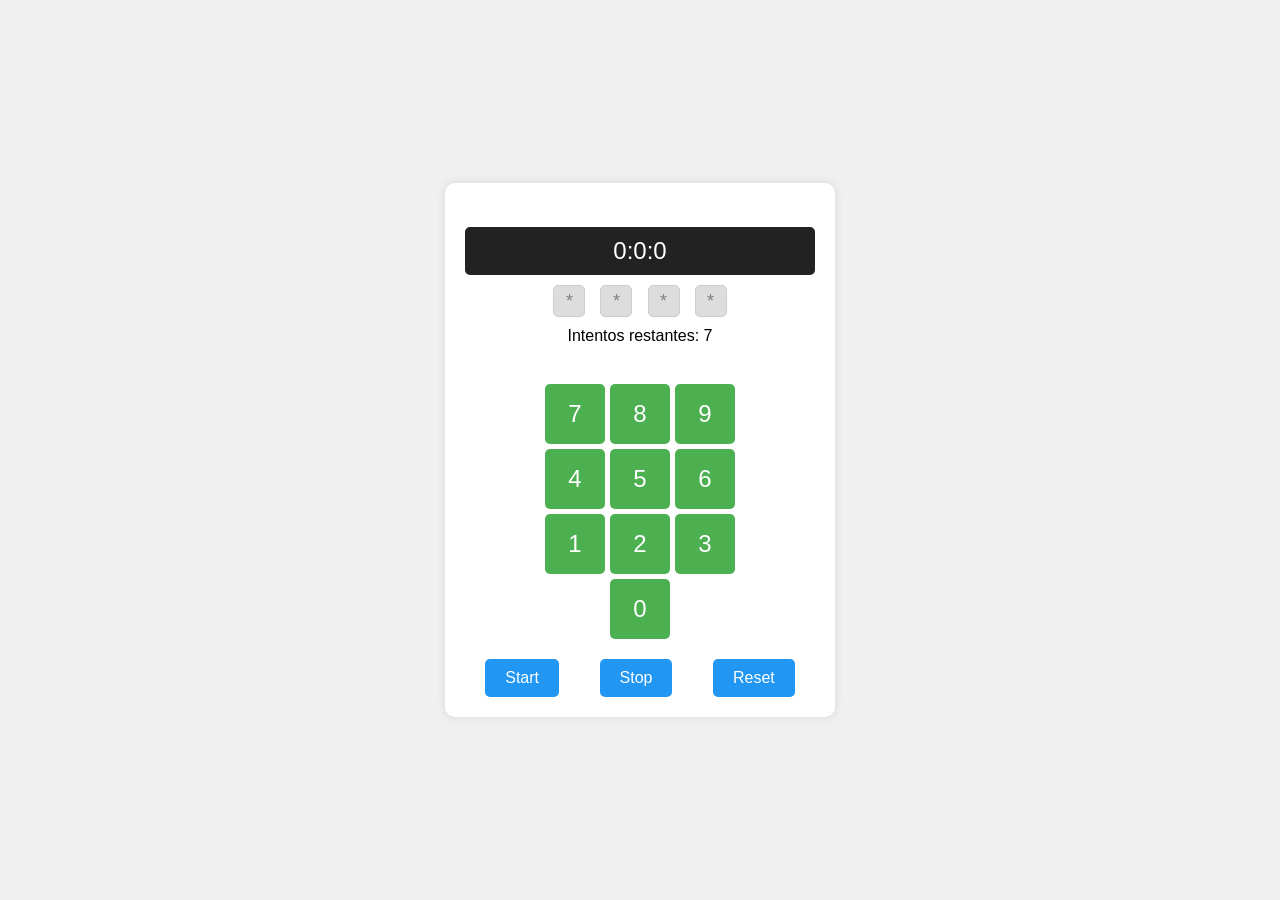
<file: P2/index.html>
<!DOCTYPE html>
<html>
<head>
    <meta charset="UTF-8">
    <meta http-equiv="X-UA-Compatible" content="IE=edge">
    <meta name="viewport" content="width=device-width, initial-scale=1.0">
    <link rel="stylesheet" href="style.css">
    <script src="crono.js" defer></script>
</head>
<body>
    <div class="container">
    <p id="display">0:0:0</p>
    <div id="secret-key">
        <span class="digit" id="digit1">*</span>
        <span class="digit" id="digit2">*</span>
        <span class="digit" id="digit3">*</span>
        <span class="digit" id="digit4">*</span>
    </div>
    <div id="attempts">Intentos restantes: 7</div>
    <div id="status"></div>
    <div class="numbers">
    <button type="button" value="1" class="digito">1</button>
    <button type="button" value="2" class="digito">2</button>
    <button type="button" value="3" class="digito">3</button>
    <button type="button" value="4" class="digito">4</button>
    <button type="button" value="5" class="digito">5</button>
    <button type="button" value="6" class="digito">6</button>
    <button type="button" value="7" class="digito">7</button>
    <button type="button" value="8" class="digito">8</button>
    <button type="button" value="9" class="digito">9</button>
    <button type="button" value="0" class="digito">0</button>
    </div>
    <div class="controls">
    <button type="button" id="start">Start</button>
    <button type="button" id="stop">Stop</button>
    <button type="button" id="reset">Reset</button>
    </div>
</body>
</html>
</file>
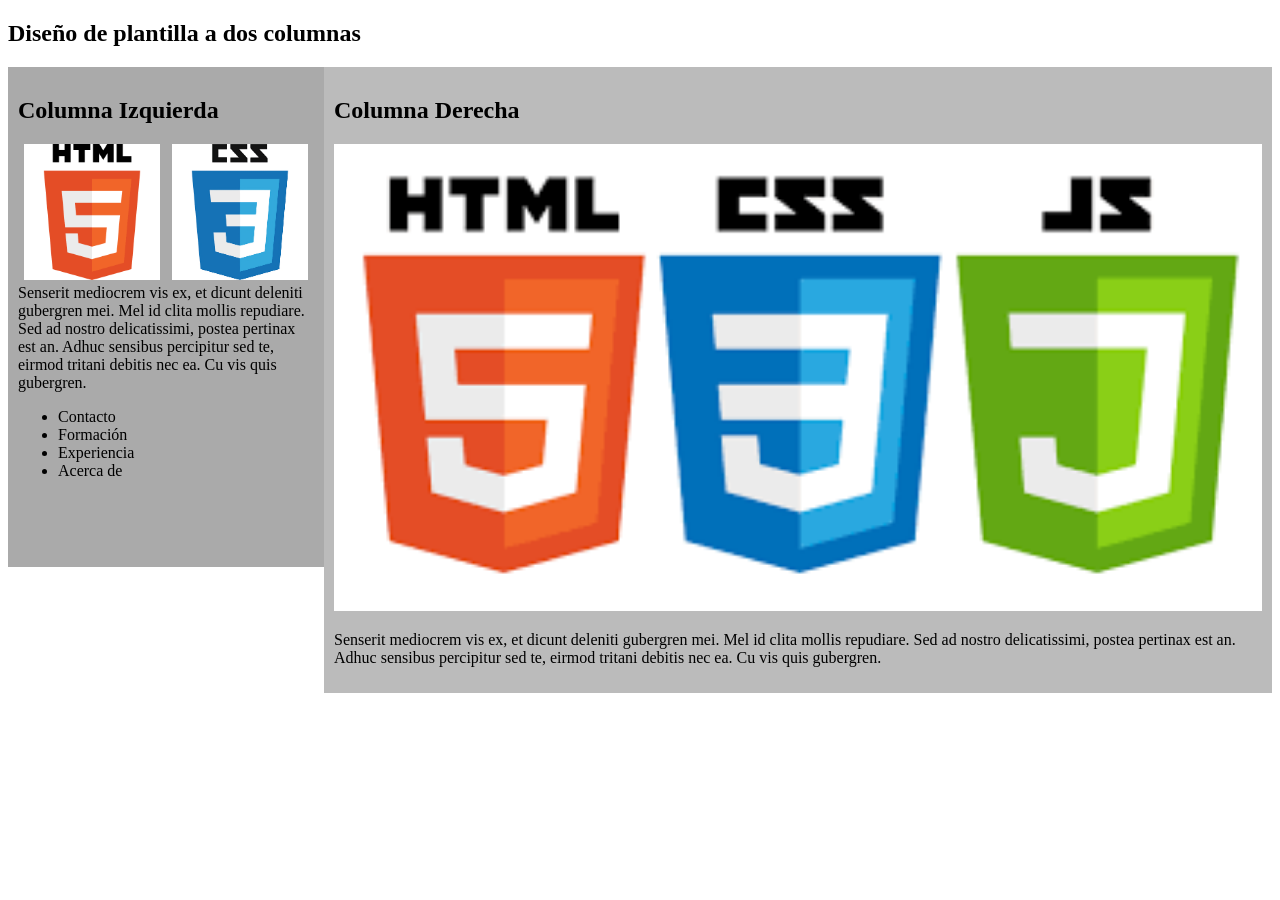
<file: P1/CV Template Responsive 2026-20260205/index.html>
<!DOCTYPE html>
<html lang="en">
<head>
    <meta charset="UTF-8">
    <meta http-equiv="X-UA-Compatible" content="IE=edge">
    <meta name="viewport" content="width=device-width, initial-scale=1.0">
    <title>CV Dos columnas</title>

   <!-- Hoja de estilo -->
   <link rel="stylesheet" href="2c-template.css">    

</head>
<body>
    
    <h2>Diseño de plantilla a dos columnas</h2>

    <div class="fila">
      <div id="c1" class="columna izquierda">
        <h2>Columna Izquierda</h2>

        <div class="iresponsive">
            <img id="imghtml" src="html5.png" alt="html5" width="200" height="200">
        </div>

        <div class="iresponsive">
            <img id="imgcss" src="css.png" alt="css" width="200" height="200">
        </div>

        <p>Senserit mediocrem vis ex, et dicunt deleniti gubergren mei. Mel id clita mollis repudiare. 
            Sed ad nostro delicatissimi, postea pertinax est an. Adhuc sensibus percipitur sed te, 
            eirmod tritani debitis nec ea. Cu vis quis gubergren.
        </p>
        <ul>
            <li>Contacto</li>
            <li>Formación</li>
            <li>Experiencia</li>
            <li>Acerca de</li>
        </ul>
      </div>
      <div id="c2" class="columna derecha">
        <h2>Columna Derecha</h2>
        <img src="web-tech.png" alt="Tecnologías web">
        <p>Senserit mediocrem vis ex, et dicunt deleniti gubergren mei. Mel id clita mollis repudiare. 
            Sed ad nostro delicatissimi, postea pertinax est an. Adhuc sensibus percipitur sed te, 
            eirmod tritani debitis nec ea. Cu vis quis gubergren.
        </p>
      </div>
    </div>

</body>
</html>
</file>
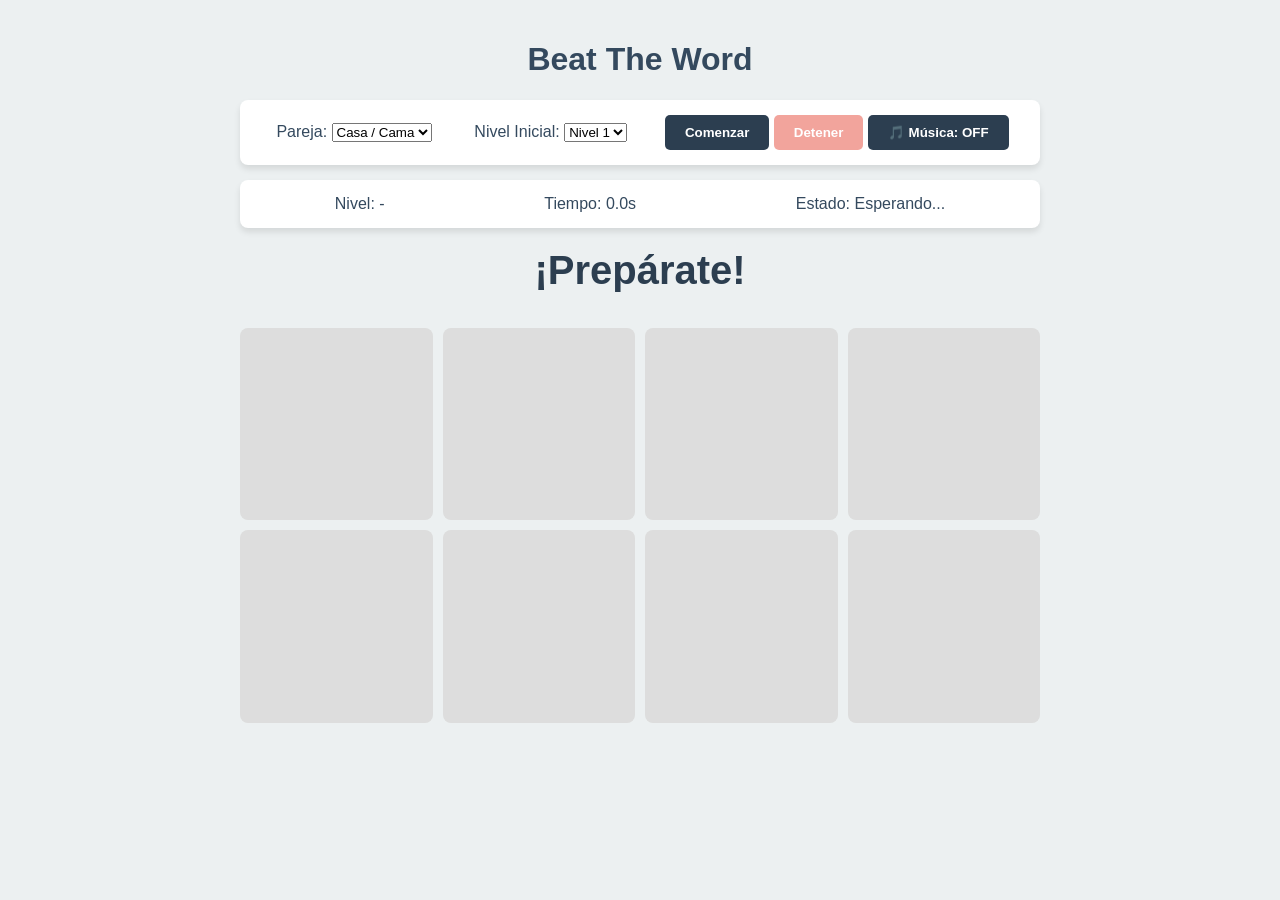
<file: P4/Practica4/index.html>
<!DOCTYPE html>
<html lang="es">
<head>
    <meta charset="UTF-8">
    <meta name="viewport" content="width=device-width, initial-scale=1.0">
    <title>Beat The Word - Juego</title>
    <link rel="stylesheet" href="style.css">
</head>
<body>
    <div class="container">
        <header>
            <h1>Beat The Word</h1>
        </header>

        <section id="controls" class="panel">
            <div class="control-group">
                <label for="pair-selector">Pareja:</label>
                <select id="pair-selector">
                    <option value="casa-cama">Casa / Cama</option>
                    <option value="sol-sal">Sol / Sal</option>
                </select>
            </div>
            <div class="control-group">
                <label for="level-selector">Nivel Inicial:</label>
                <select id="level-selector">
                    <option value="1">Nivel 1</option>
                    <option value="2">Nivel 2</option>
                    <option value="3">Nivel 3</option>
                    <option value="4">Nivel 4</option>
                    <option value="5">Nivel 5</option>
                </select>
            </div>
            <div class="buttons">
                <button id="btn-start">Comenzar</button>
                <button id="btn-stop" disabled>Detener</button>
                <button id="btn-music">🎵 Música: OFF</button>
            </div>
        </section>

        <section id="status-display" class="panel">
            <div class="stat">Nivel: <span id="current-level">-</span></div>
            <div class="stat">Tiempo: <span id="timer">0.0s</span></div>
            <div class="stat">Estado: <span id="game-state">Esperando...</span></div>
        </section>

        <main id="game-area">
            <div id="word-display">¡Prepárate!</div>
            <div class="grid" id="grid">
                <!-- 8 imágenes generadas por JS -->
                <div class="cell" id="cell-0"></div>
                <div class="cell" id="cell-1"></div>
                <div class="cell" id="cell-2"></div>
                <div class="cell" id="cell-3"></div>
                <div class="cell" id="cell-4"></div>
                <div class="cell" id="cell-5"></div>
                <div class="cell" id="cell-6"></div>
                <div class="cell" id="cell-7"></div>
            </div>
        </main>

        <audio id="bg-music" loop>
            <source src="musica_fondo.mp3" type="audio/mpeg">
        </audio>
    </div>
    <script src="script.js"></script>
</body>
</html>
</file>
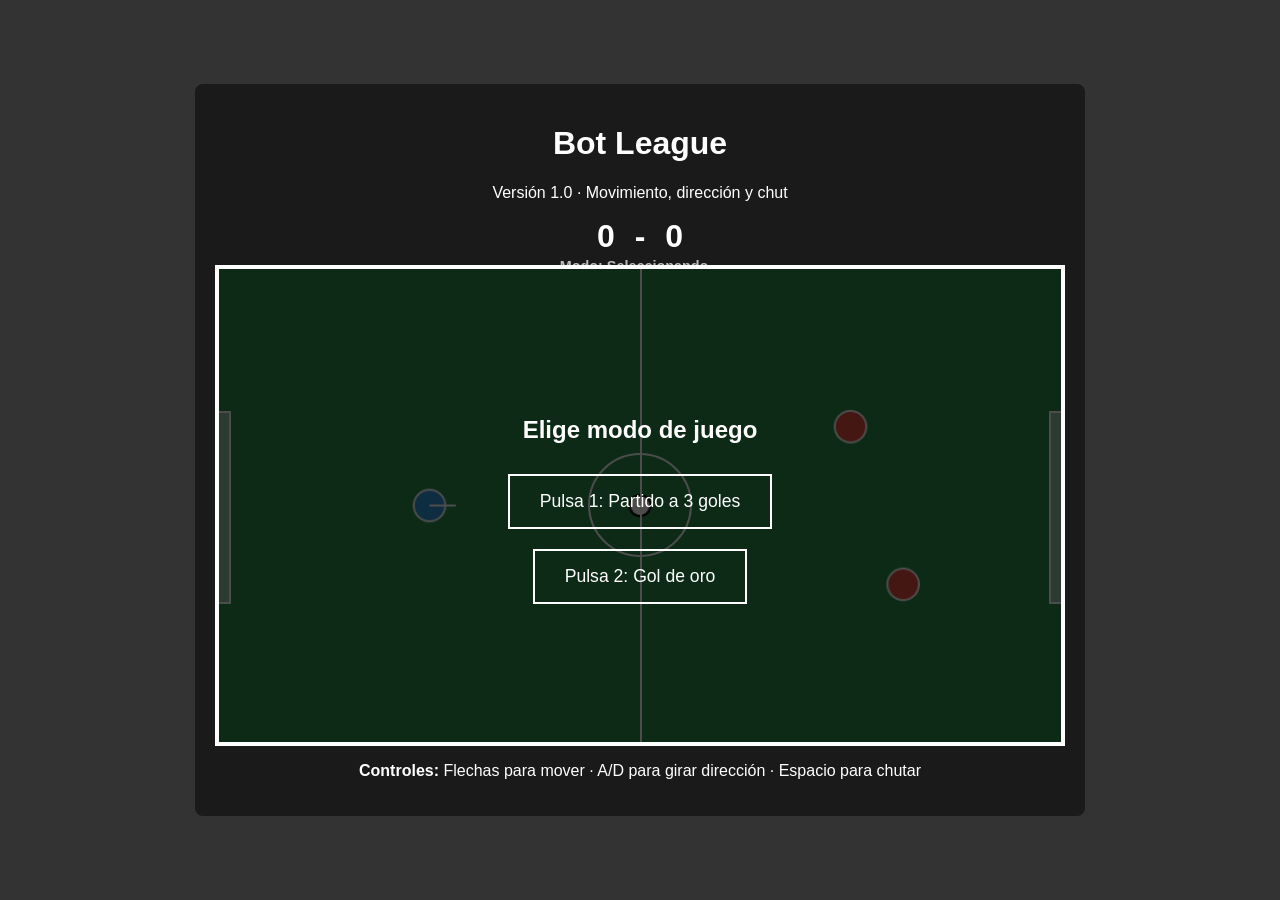
<file: P5/Practica5/index.html>
<!DOCTYPE html>
<html lang="es">
<head>
    <meta charset="UTF-8">
    <meta name="viewport" content="width=device-width, initial-scale=1.0">
    <title>Bot League - Práctica 5</title>
    <link rel="stylesheet" href="style.css">
</head>
<body>

    <div id="game-container">
        <header>
            <h1>Bot League</h1>
            <p id="sub-header">Versión 1.0 · Movimiento, dirección y chut</p>
        </header>

        <div id="scoreboard">
            <div class="score" id="score-blue">0</div>
            <div class="divider">-</div>
            <div class="score" id="score-red">0</div>
            <div id="game-mode-label">Modo: Seleccionando...</div>
        </div>

        <div id="field">
            <div class="goal left"></div>
            <div class="goal right"></div>
            <div class="center-line"></div>
            <div class="center-circle"></div>
            
            <canvas id="gameCanvas"></canvas>

            <div id="menu-overlay" class="overlay">
                <h2>Elige modo de juego</h2>
                <button onclick="startGame('3goals')">Pulsa 1: Partido a 3 goles</button>
                <button onclick="startGame('golden')">Pulsa 2: Gol de oro</button>
            </div>

            <div id="countdown-overlay" class="overlay hidden">
                <span id="countdown-number">3</span>
            </div>

            <div id="message-overlay" class="overlay hidden">
                <h2 id="status-text">¡GOOOL!</h2>
            </div>

            <div id="final-overlay" class="overlay hidden">
                <h2 id="winner-text">¡Has ganado!</h2>
                <p>Pulsa R para reiniciar</p>
                <p>Pulsa M para volver al menú</p>
            </div>
        </div>

        <footer>
            <p><strong>Controles:</strong> Flechas para mover · A/D para girar dirección · Espacio para chutar</p>
        </footer>
    </div>

    <script src="script.js"></script>
</body>
</html>
</file>
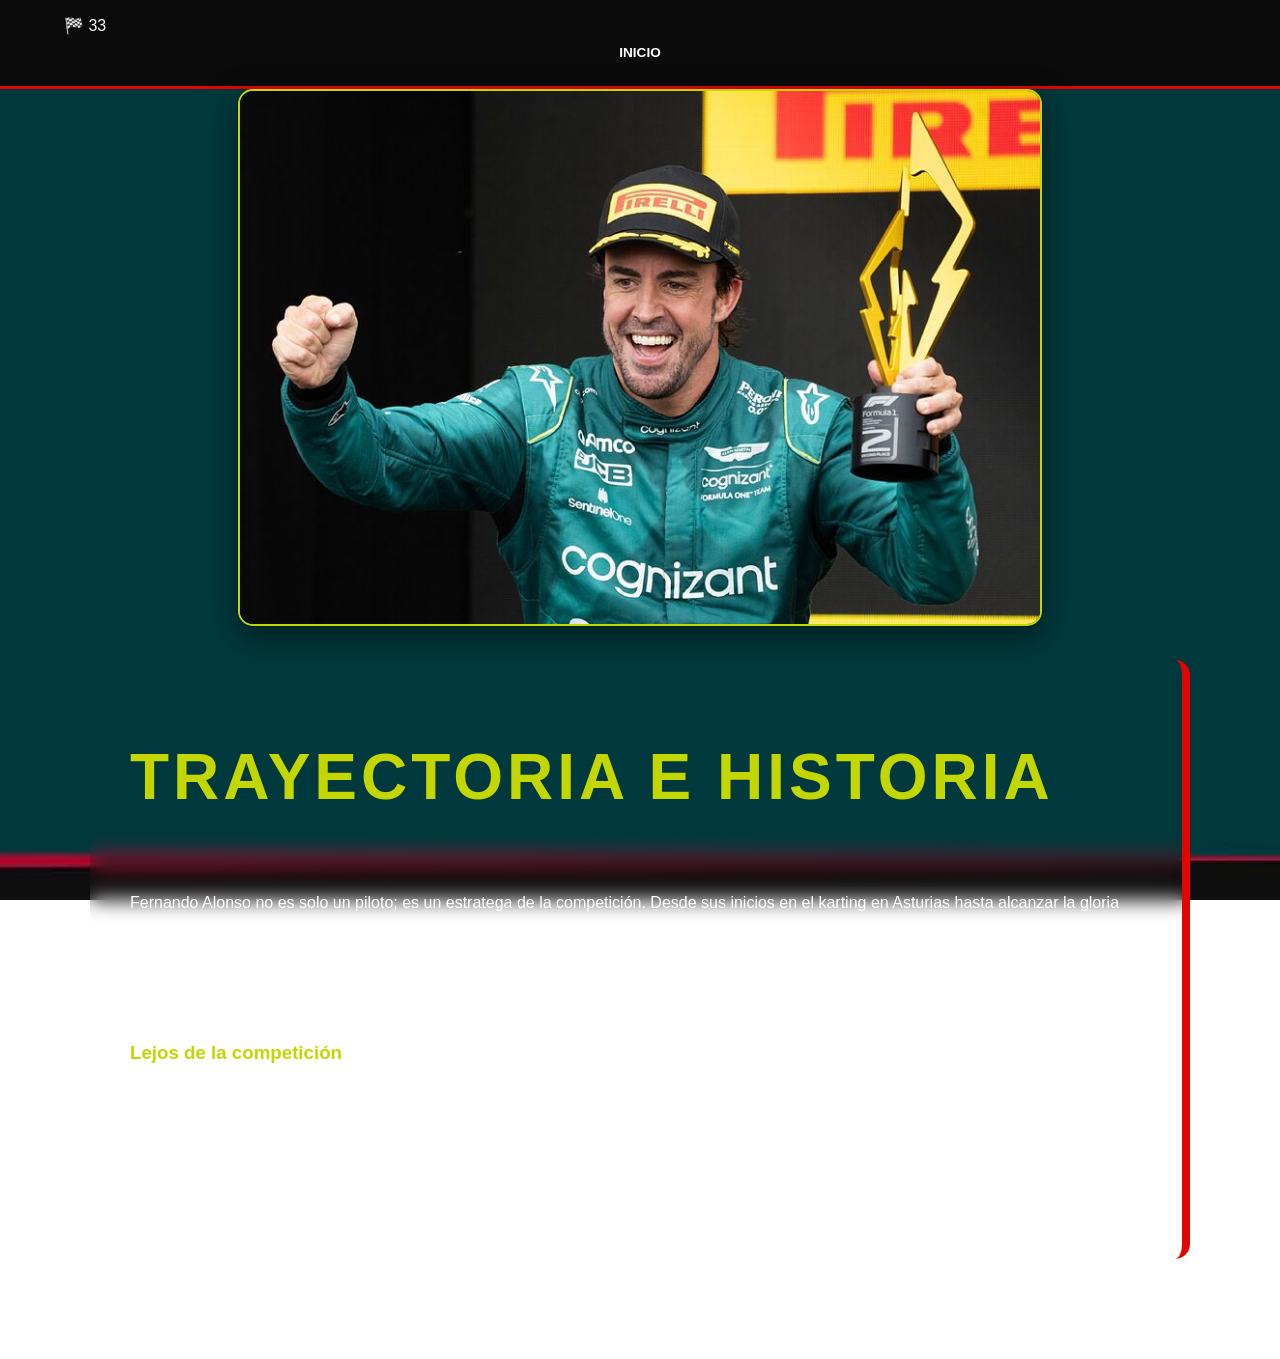
<file: PRACTICA1/about.html>
<!DOCTYPE html>
<html lang="es">
<head>
    <meta charset="UTF-8">
    <meta name="viewport" content="width=device-width, initial-scale=1.0">
    <link rel="stylesheet" href="style.css">
</head>
<body>

    <nav class="navbar">
        <div class="logo-container">
            <span class="logo-text">🏁 33</span>
        </div>
        <ul>
            <li><a href="index.html">Inicio</a></li>
        </ul>
    </nav>

    <main class="container">
        <section class="about-detail">
            <div class="image-wrapper">
                <img src="nano.jpg" alt="Fernando en el circuito" class="about-img">
            </div>

            <div class="glass-content">
                <h1 class="about-title">Trayectoria e Historia</h1>
                <p>Fernando Alonso no es solo un piloto; es un estratega de la competición. Desde sus inicios en el karting en Asturias hasta alcanzar la gloria mundial con Renault en 2005 y 2006, para muchos el mejor piloto de la historia de Formula 1 pese a no ser el mas condecorado.</p>
                
                <p>Ha pasado por escuderías legendarias como Ferrari y McLaren, enfrentándose a los mejores de la historia y demostrando que su lectura de carrera es superior a la de cualquier otro piloto en la parrilla.</p>

                <h3>Lejos de la competición</h3>
                <p>Fuera de las pistas, Fernando es un apasionado del ciclismo, deporte que utiliza para mantener su exigente condición física. También dedica gran parte de su tiempo a su propia fundación y museo en Asturias, donde fomenta el karting entre los más jóvenes.</p>

                <div class="interest-grid">
                    <div class="interest-item"><strong>Aficiones:</strong> Ciclismo, Fútbol (Real Madrid), Magia.</div>
                    <div class="interest-item"><strong>Hitos:</strong> 2 Mundiales F1, 2 victorias Le Mans, 1 Mundial WEC.</div>
                </div>
            </div>
        </section>
    </main>

    <footer>
        <p>&copy; 2026 - Fernando Alonso Fan Project</p>
    </footer>

</body>
</html>
</file>
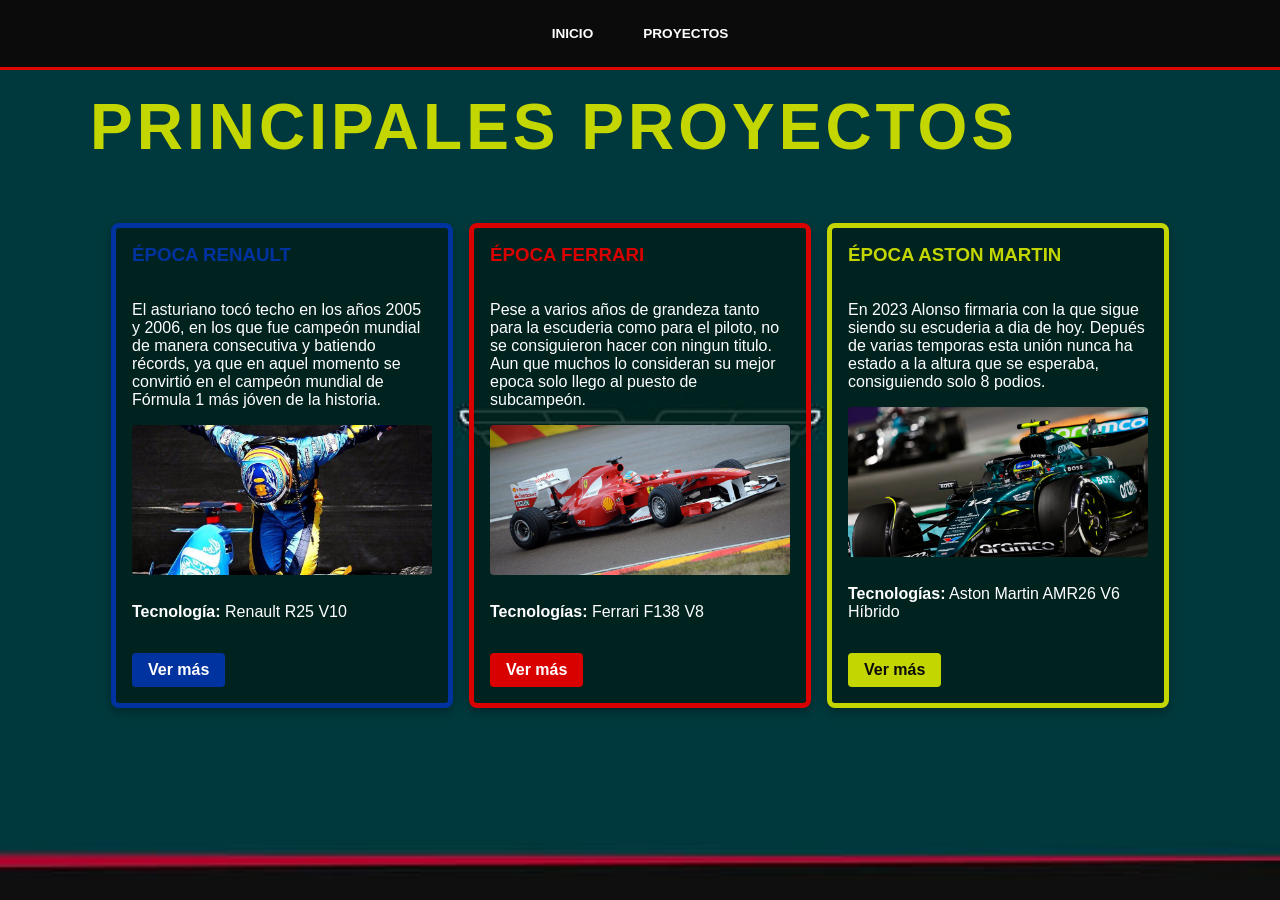
<file: PRACTICA1/projects.html>
<!DOCTYPE html>
<html lang="es">
<head>
    <meta charset="UTF-8">
    <meta name="viewport" content="width=device-width, initial-scale=1.0">
    <link rel="stylesheet" href="style.css">
</head>
<body>
    <header class="navbar">
        <ul>
            <li><a href="index.html">Inicio</a></li>
            <li><a href="projects.html">Proyectos</a></li>
        </ul>
    </header>

    <main class="container">
        <h1>Principales Proyectos</h1>
        <div class="projects-container">
            <div class="project-card renault">
                <h3>ÉPOCA RENAULT</h3>
                <p>El asturiano tocó techo en los años 2005 y 2006, en los que fue campeón mundial de manera consecutiva y batiendo récords, ya que en aquel momento se convirtió en el campeón mundial de Fórmula 1 más jóven de la historia.</p>
                <img src="renault.jpg" alt="Renault R25" />
                <p><strong>Tecnología:</strong> Renault R25 V10</p>
                <a href="https://www.renault.es/?CAMPAIGN=es-es-r-l-def-brand-all_products-na-go-classic-marcapura-omd2026011068932&ORIGIN=paid_search&utm_source=google&utm_source_platform=SA360&utm_medium=cpc&utm_campaign=es-es-r-l-def-brand-all_products-na-go-classic-marcapura-omd2026011068932&utm_id=10380308557&gclsrc=aw.ds&&&ppc_keyword=renault&gad_source=1&gad_campaignid=10380308557&gclid=EAIaIQobChMImtPE673ykgMV_IX9BR1WxwPnEAAYASAAEgIT8_D_BwE">Ver más</a>
            </div>
            <div class="project-card ferrari">
                <h3>ÉPOCA FERRARI</h3>
                <p>Pese a varios años de grandeza tanto para la escuderia como para el piloto, no se consiguieron hacer con ningun titulo. Aun que muchos lo consideran su mejor epoca solo llego al puesto de subcampeón.</p>
                <img src="ferrari.jpg" alt="Ferrari F138" />
                <p><strong>Tecnologías:</strong> Ferrari F138 V8</p>
                <a href="https://www.ferrari.com/es-ES">Ver más</a>
            </div>
            <div class="project-card aston">
                <h3>ÉPOCA ASTON MARTIN</h3>
                <p>En 2023 Alonso firmaria con la que sigue siendo su escuderia a dia de hoy. Depués de varias temporas esta unión nunca ha estado a la altura que se esperaba, consiguiendo solo 8 podios.</p>
                <img src="astonmartin.jpeg" alt="Aston Martin AMR26" />
                <p><strong>Tecnologías:</strong> Aston Martin AMR26 V6 Híbrido</p>
                <a href="https://www.astonmartin.com/en">Ver más</a>
            </div>
        </div>

    </main>
</body>
</html>
</file>
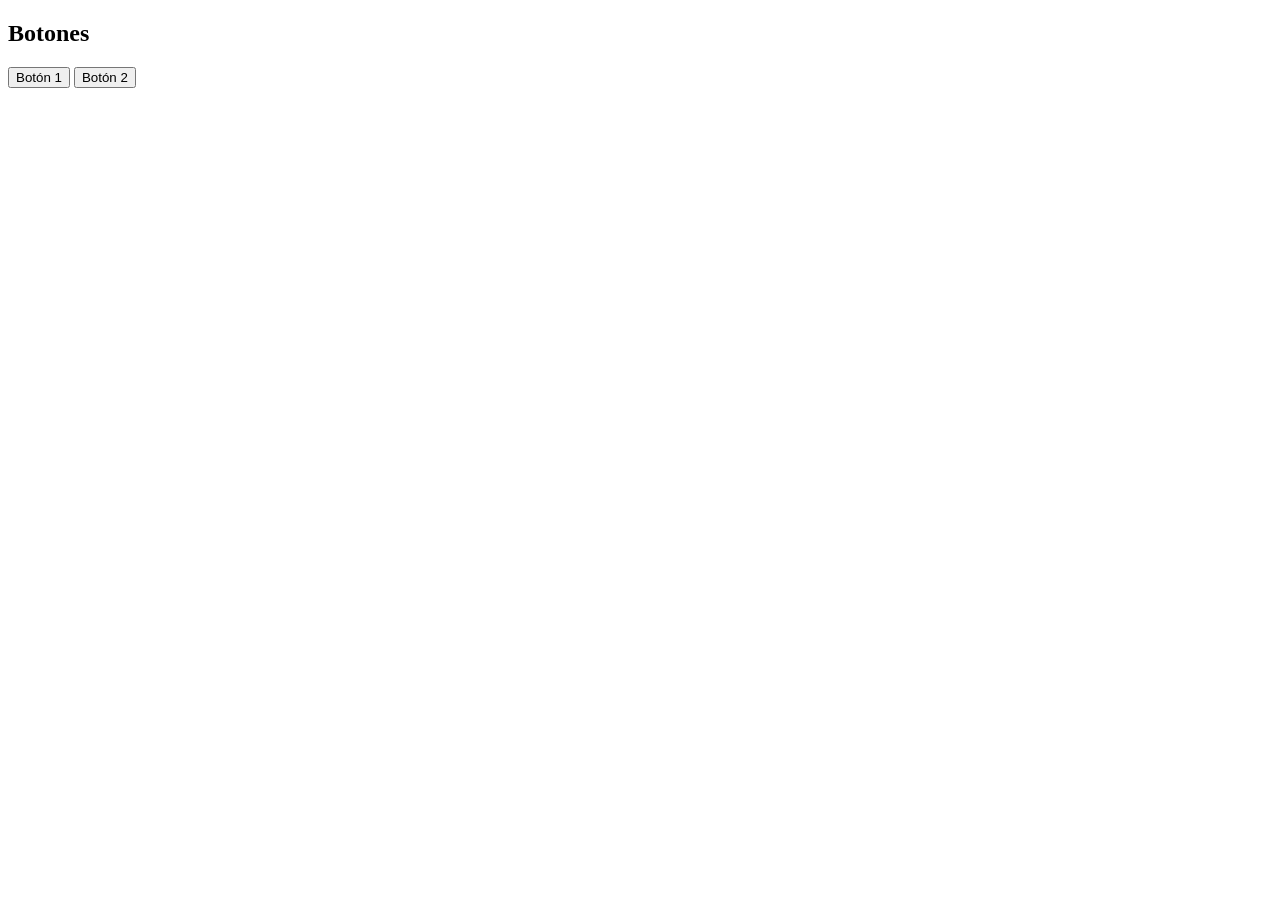
<file: P1/S1/botones.html>
<!DOCTYPE html>
<html lang="en">
<head>
    <meta charset="UTF-8">
    <meta http-equiv="X-UA-Compatible" content="IE=edge">
    <meta name="viewport" content="width=device-width, initial-scale=1.0">
    <title>Ej-4: Botones</title>
</head>
<body>
    <h2>Botones</h2>
    <button>Botón 1</button>
    <button>Botón 2</button>
</body>
</html>
</file>
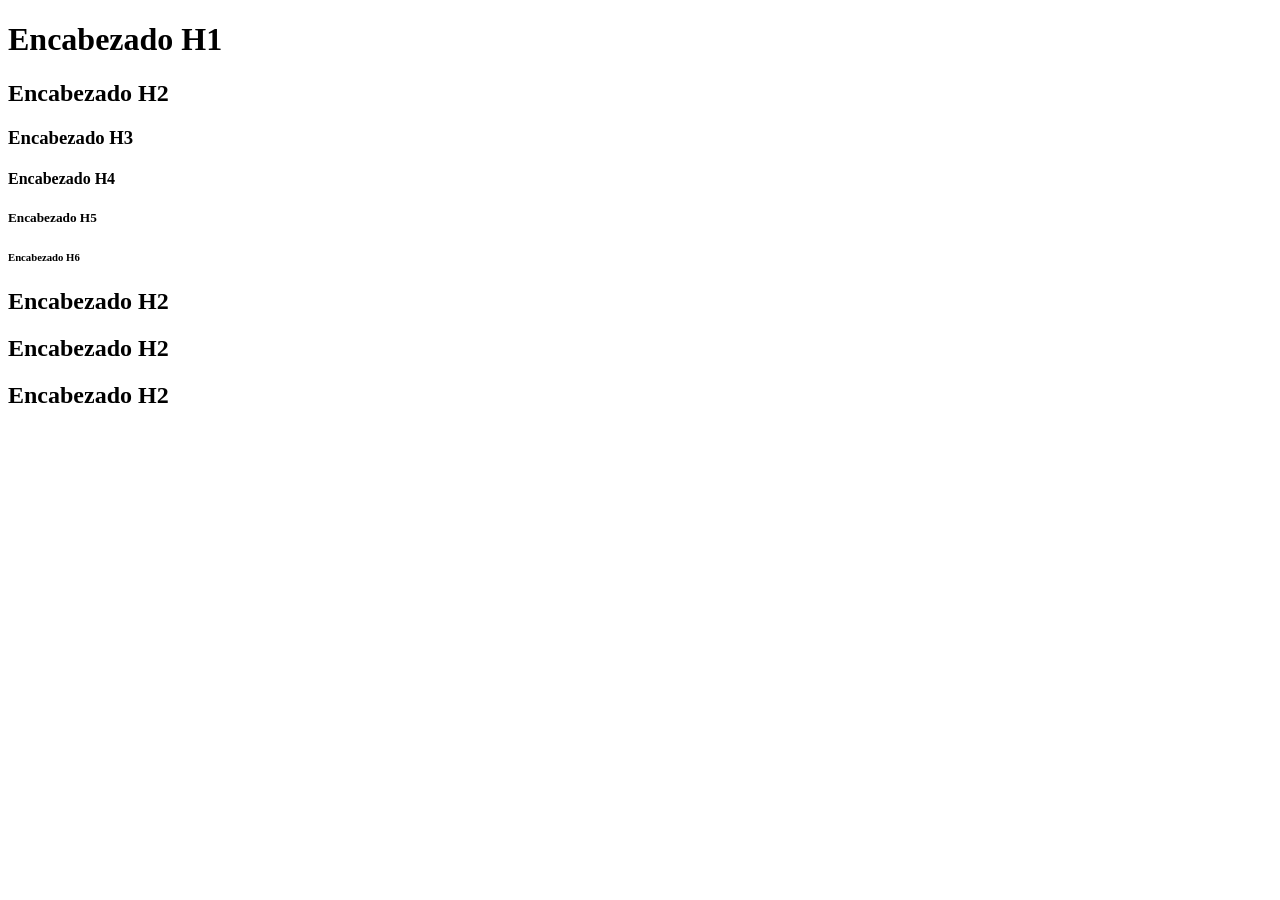
<file: P1/S1/encabezados.html>
<!DOCTYPE html>
<html lang="en">
<head>
    <meta charset="UTF-8">
    <meta http-equiv="X-UA-Compatible" content="IE=edge">
    <meta name="viewport" content="width=device-width, initial-scale=1.0">
    <title>Ej-1: Encabezados</title>
</head>
<body>
    <h1>Encabezado H1</h1>
    <h2>Encabezado H2</h2>
    <h3>Encabezado H3</h3>
    <h4>Encabezado H4</h4>
    <h5>Encabezado H5</h5>
    <h6>Encabezado H6</h6>
    <h2>Encabezado H2</h2>
    <h2>Encabezado H2</h2>
    <h2>Encabezado H2</h2>
</body>
</html>
</file>
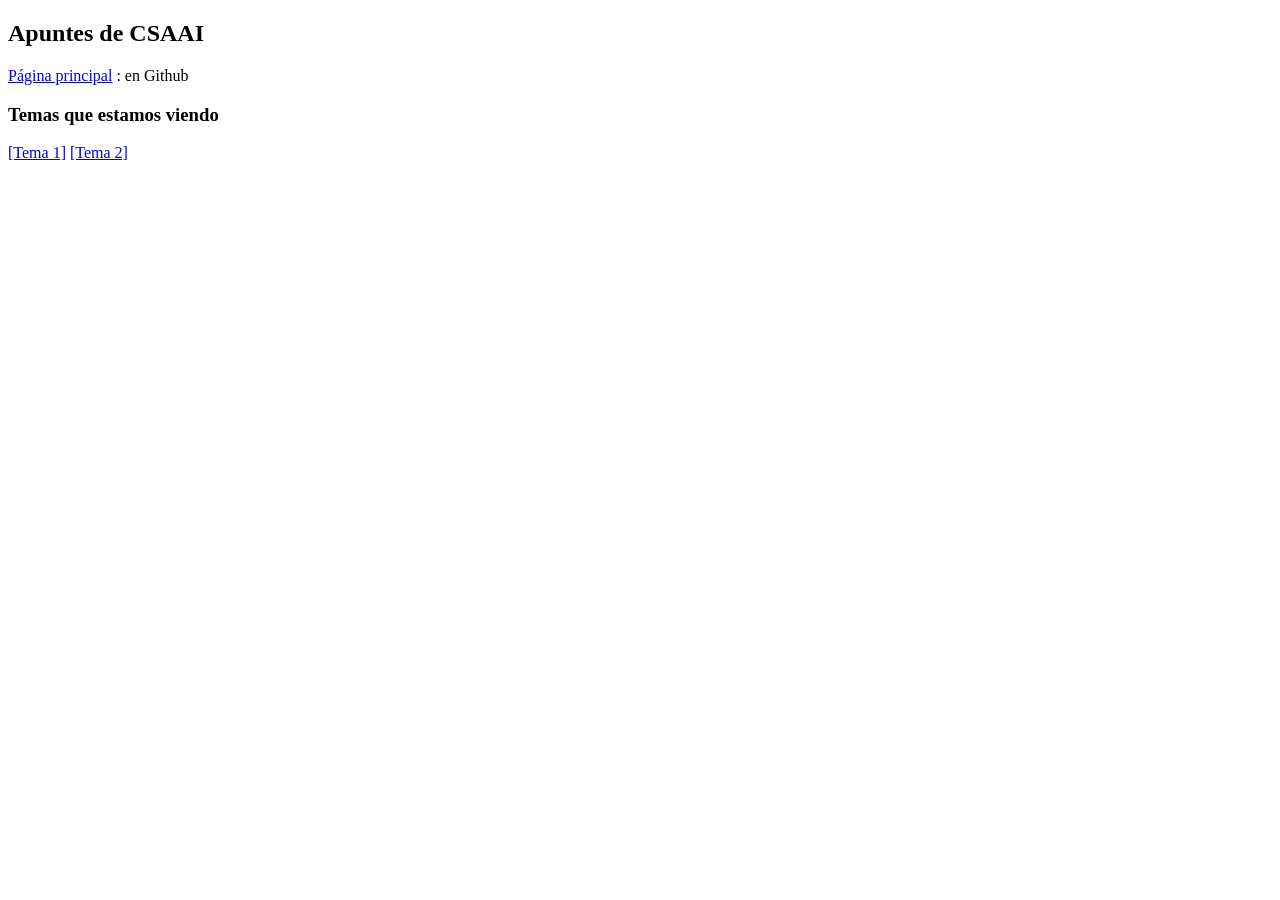
<file: P1/S1/enlaces.html>
<!DOCTYPE html>
<html lang="en">
<head>
    <meta charset="UTF-8">
    <meta http-equiv="X-UA-Compatible" content="IE=edge">
    <meta name="viewport" content="width=device-width, initial-scale=1.0">
    <title>Ej-5: Enlaces</title>
</head>
<body>
    <h2>Apuntes de CSAAI</h2>
    <p>
        <a href="https://github.com/jesusgpa/2023-2024-CSAAI/wiki">Página principal</a>
        : en Github
    </p>
    <h3>Temas que estamos viendo</h3>
    <p>
        <a href="https://github.com/jesusgpa/2023-2024-CSAAI/wiki/Sesion-1-Introduccion-a-las-tecnologias-web">[Tema 1]</a>
        <a href="https://github.com/jesusgpa/2023-2024-CSAAI/wiki/Sesion-2-HTML">[Tema 2]</a>
    </p>
</body>
</html>
</file>
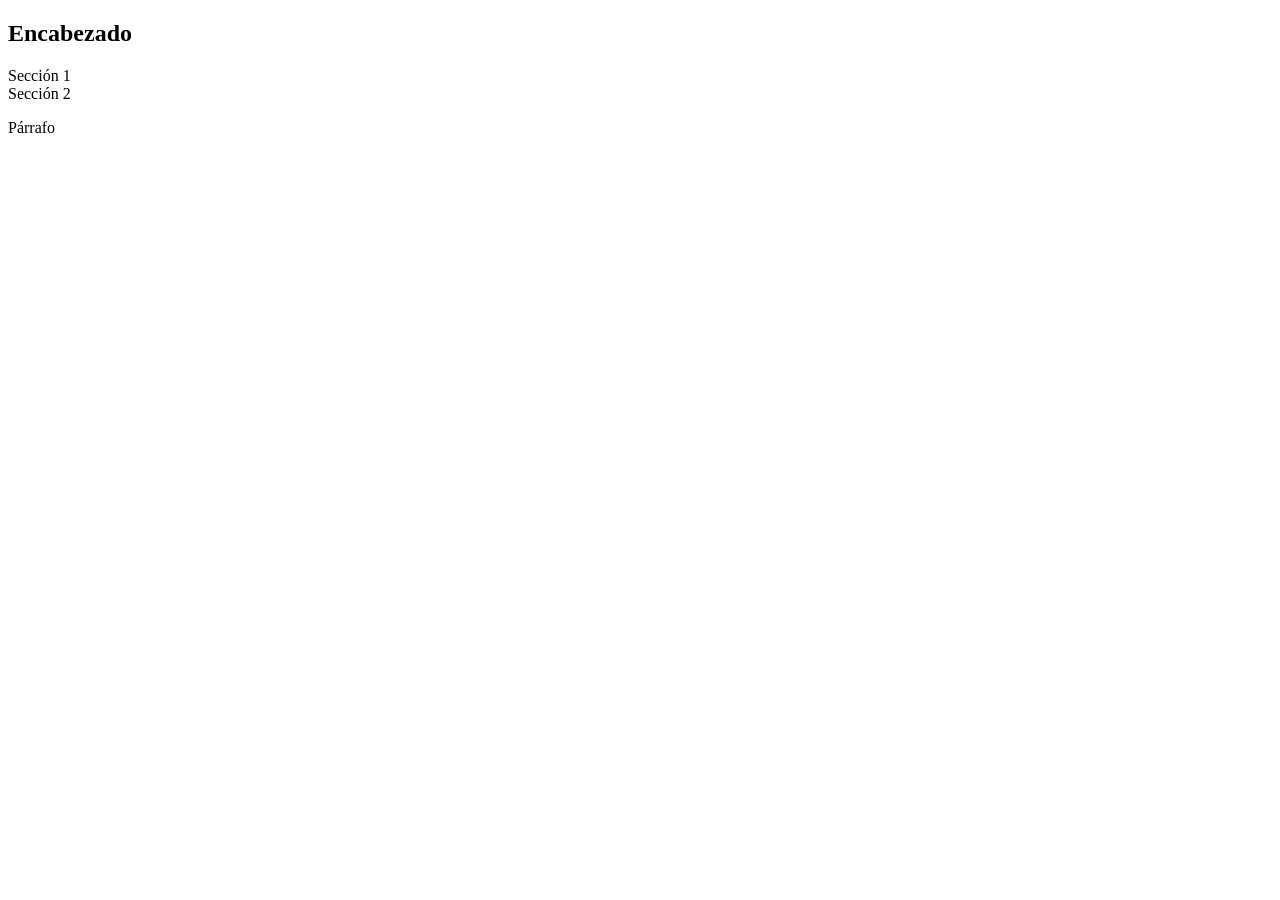
<file: P1/S1/grupos.html>
<!DOCTYPE html>
<html lang="en">
<head>
    <meta charset="UTF-8">
    <meta http-equiv="X-UA-Compatible" content="IE=edge">
    <meta name="viewport" content="width=device-width, initial-scale=1.0">
    <title>Ej-8: Grupos</title>
</head>
<body>
    <h2 class="Grupo1" id="E1">Encabezado</h2>
    <div class="Grupo1" id="S1">
        Sección 1
    </div>
    <div id="S2">
        Sección 2
    </div>
    <p>Párrafo</p>
</body>
</html>
</file>
<file: P2/style.css>
/* Estilos generales */
body {
    font-family: Arial, sans-serif;
    background-color: #f0f0f0;
    display: flex;
    flex-direction: column;
    align-items: center;
    justify-content: center;
    height: 100vh;
    margin: 0;
}

/* Contenedor principal */
.container {
    background-color: #fff;
    border-radius: 10px;
    box-shadow: 0 0 10px rgba(0,0,0,0.1);
    padding: 20px;
    width: 350px;
    text-align: center;
}

/* Display del cronómetro */
#display {
    font-size: 24px;
    margin-bottom: 10px;
    background-color: #222;
    color: #fff;
    padding: 10px;
    border-radius: 5px;
}

/* Clave secreta */
#secret-key {
    margin-bottom: 10px;
    font-size: 18px;
}

.digit {
    display: inline-block;
    width: 30px;
    height: 30px;
    background-color: #ddd;
    border: 1px solid #ccc;
    margin: 0 5px;
    line-height: 30px;
    border-radius: 5px;
    color: gray;
}

/* Intentos y contador */
#attempts, #counter {
    margin-bottom: 10px;
    font-size: 16px;
}

#status {
    margin-bottom: 10px;
    font-size: 16px;
    font-weight: bold;
    min-height: 1.2em;
}

/* Botones numéricos */
.numbers {
    display: grid;
    grid-template-areas:
        "seven eight nine"
        "four five six"
        "one two three"
        ". zero .";
    grid-template-columns: repeat(3, 60px);
    grid-template-rows: repeat(4, 60px);
    gap: 5px;
    margin-bottom: 20px;
    justify-content: center;
}

.digito[value="7"] { grid-area: seven; }
.digito[value="8"] { grid-area: eight; }
.digito[value="9"] { grid-area: nine; }
.digito[value="4"] { grid-area: four; }
.digito[value="5"] { grid-area: five; }
.digito[value="6"] { grid-area: six; }
.digito[value="1"] { grid-area: one; }
.digito[value="2"] { grid-area: two; }
.digito[value="3"] { grid-area: three; }
.digito[value="0"] { grid-area: zero; }

.digito {
    width: 60px;
    height: 60px;
    font-size: 24px;
    background-color: #4CAF50;
    color: white;
    border: none;
    border-radius: 5px;
    cursor: pointer;
    transition: background-color 0.3s;
}

.digito:hover {
    background-color: #45a049;
}

.used {
    opacity: 0.5;
    background-color: #ccc !important;
    cursor: not-allowed;
}

/* Botones de control */
.controls {
    display: flex;
    justify-content: space-around;
}

#start, #stop, #reset {
    padding: 10px 20px;
    font-size: 16px;
    background-color: #2196F3;
    color: white;
    border: none;
    border-radius: 5px;
    cursor: pointer;
    transition: background-color 0.3s;
}

#start:hover {
    background-color: #0b7dda;
}

#stop:hover {
    background-color: #0b7dda;
}

#reset:hover {
    background-color: #0b7dda;
}
</file>
<file: P1/CV Template Responsive 2026-20260205/2c-template.css>
/* https://www.w3schools.com/howto/howto_css_two_columns.asp */
/* https://developer.mozilla.org/es/docs/Web/CSS/box-sizing */
/* Así definimos el comportamiento de caja para todos los elementos */
* {
    box-sizing: border-box;
  }
  
/* Crear columnas de ancho diferente que se colocan una a continuación de la otra */
.columna {
float: left;
padding: 10px;
min-height: 500px;
}

.izquierda {
width: 25%;
}

.derecha {
width: 75%;
}

/* Clear floats despues de las columnas para eliminar la superposición */
.filla:after {
content: "";
display: table;
clear: both;
}

#c1 {
    background-color:#aaa;
}

#c2 {
    background-color:#bbb;
}

/* estilos para imágenes https://www.w3schools.com/css/css3_images.asp */
/* posicionamiento de imágenes https://www.w3schools.com/css/css_positioning.asp */

img {
    width: 100%;
    height: auto;
}

.iresponsive {
    padding: 0 6px;
    float: left;
    width: 50%;
  }

/* Responsive layout - cuando el ancho de pantalla es menor a 600px, muestra las columnas apiladas. */
/* Así conseguimos que el contenido se vea bien en dispositvos móviles */

@media screen and (max-width: 600px) {
    .columna {
      width: 100%;
    }

    .iresponsive {
        width: 100%;
    }
}

/* Más sobre diseño web responsive https://www.w3schools.com/css/css_rwd_intro.asp */
</file>
<file: P4/Practica4/style.css>
:root {
    --primary: #2c3e50;
    --accent: #e74c3c;
    --highlight: #f1c40f;
    --bg: #ecf0f1;
    --text: #34495e;
}

body {
    font-family: 'Segoe UI', Tahoma, Geneva, Verdana, sans-serif;
    background-color: var(--bg);
    color: var(--text);
    margin: 0;
    display: flex;
    justify-content: center;
    padding: 20px;
}

.container {
    max-width: 800px;
    width: 100%;
    text-align: center;
}

.panel {
    background: white;
    padding: 15px;
    border-radius: 8px;
    margin-bottom: 15px;
    box-shadow: 0 4px 6px rgba(0,0,0,0.1);
    display: flex;
    justify-content: space-around;
    flex-wrap: wrap;
    align-items: center;
}

.control-group { margin: 5px; }

.grid {
    display: grid;
    grid-template-columns: repeat(4, 1fr);
    gap: 10px;
    margin-top: 20px;
}

.cell {
    aspect-ratio: 1/1;
    background: #ddd;
    border-radius: 8px;
    display: flex;
    align-items: center;
    justify-content: center;
    font-size: 2rem;
    border: 4px solid transparent;
    transition: all 0.1s ease;
    background-size: cover;
    background-position: center;
}

.cell.active {
    border-color: var(--accent);
    transform: scale(1.05);
    box-shadow: 0 0 15px var(--accent);
}

#word-display {
    font-size: 2.5rem;
    font-weight: bold;
    height: 60px;
    color: var(--primary);
    margin: 20px 0;
}

button {
    padding: 10px 20px;
    cursor: pointer;
    border: none;
    border-radius: 5px;
    background: var(--primary);
    color: white;
    font-weight: bold;
}

button:disabled { opacity: 0.5; cursor: not-allowed; }
#btn-stop { background: var(--accent); }

@media (max-width: 600px) {
    .grid { grid-template-columns: repeat(2, 1fr); }
}
</file>
<file: P5/Practica5/style.css>
:root {
    --bg-dark: #1a1a1a;
    --field-green: #278d4a;
    --white: #ffffff;
    --blue: #3498db;
    --red: #e74c3c;
}

body {
    margin: 0;
    background-color: #333;
    font-family: Arial, sans-serif;
    color: var(--white);
    display: flex;
    justify-content: center;
    align-items: center;
    min-height: 100vh;
}

#game-container {
    background-color: var(--bg-dark);
    padding: 20px;
    border-radius: 8px;
    text-align: center;
    width: 90%;
    max-width: 850px;
}

#scoreboard {
    display: flex;
    justify-content: center;
    align-items: center;
    gap: 20px;
    margin-bottom: 10px;
    font-size: 2rem;
    font-weight: bold;
}

#game-mode-label {
    position: absolute;
    font-size: 0.9rem;
    margin-top: 60px;
    opacity: 0.7;
}

#field {
    position: relative;
    background-color: var(--field-green);
    border: 4px solid var(--white);
    aspect-ratio: 16 / 9;
    overflow: hidden;
    cursor: crosshair;
}

canvas {
    width: 100%;
    height: 100%;
}

.center-line {
    position: absolute;
    left: 50%;
    width: 2px;
    height: 100%;
    background: var(--white);
}

.center-circle {
    position: absolute;
    top: 50%;
    left: 50%;
    width: 100px;
    height: 100px;
    border: 2px solid var(--white);
    border-radius: 50%;
    transform: translate(-50%, -50%);
}

.goal {
    position: absolute;
    top: 30%;
    width: 10px;
    height: 40%;
    background: rgba(255,255,255,0.5);
    border: 2px solid var(--white);
}
.left { left: 0; border-left: none; }
.right { right: 0; border-right: none; }

/* Capas de Interfaz */
.overlay {
    position: absolute;
    inset: 0;
    background: rgba(0,0,0,0.7);
    display: flex;
    flex-direction: column;
    justify-content: center;
    align-items: center;
    z-index: 10;
}

.hidden { display: none; }

button {
    padding: 15px 30px;
    margin: 10px;
    font-size: 1.1rem;
    cursor: pointer;
    background: transparent;
    border: 2px solid white;
    color: white;
    transition: 0.3s;
}

button:hover { background: white; color: black; }

#countdown-number { font-size: 5rem; font-weight: bold; }
</file>
<file: PRACTICA1/style.css>
:root { 
    --lima: #c4d600;
    --rojo: #e10600;
    --negro: #0b0b0b;
}

body {
    margin: 0;
    padding: 0;
    font-family: 'Segoe UI', Arial, sans-serif;
    color: white;

    background-image: url('fondo.jpg'); 
    background-attachment: fixed; /* Efecto de scroll */
    background-size: cover;
    background-position: center;
}

.navbar {
    background-color: var(--negro);
    border-bottom: solid var(--rojo);
    padding: 1rem 5%;
    gap: 15px;
}

.navbar ul {
    display: flex;
    list-style: none;
    padding: 0;
    margin: 0;
    justify-content: center;
    gap: 10px;
}

.navbar a {
    color: white;
    text-decoration: none;
    font-weight: 800;
    text-transform: uppercase;
    font-size: 0.85rem;
    padding: 10px 20px;
    border-radius: 4px;
    transition: all 0.3s ease;
    display: inline-block; /* Permite que el padding y la animación funcionen bien */
}

.navbar a:hover {
    background-color: var(--lima);
    color: var(--negro);
    transform: translateY(-2px);
}

/*Sección principal*/
.hero {
    padding: 80px 20px;
    text-align: center;
}

.main-img {
    width: 450px; 
    height: 450px;
    border-radius: 100%;
    object-fit: cover;
    border: 5px solid var(--lima);
    box-shadow: 0 0 20px var(--lima);
    transition: transform 0.4s ease;
}

.main-img:hover {
    transform: scale(1.05); /* Se agranda un poco más al pasar el ratón */
}

h1 {
    font-size: 4rem;
    color: var(--lima);
    text-transform: uppercase;
    letter-spacing: 4px;
    margin-top: 20px;
}

/* Cajas de texto*/
.container {
    max-width: 1100px;
    margin: 0 auto;
    padding-bottom: 50px;
}

.bio-section, .info-card {
    background: var(rgba(0, 32, 28, 0.85));
    border-left: 6px solid var(--rojo);
    padding: 40px;
    border-radius: 0 15px 15px 0;
    backdrop-filter: blur(8px);
    margin-bottom: 30px;
}

h2, h3 {
    color: var(--lima);
    margin-top: 0;
}

/* Estilo para aceca de*/

.about-detail {
    display: flex;
    flex-direction: column;
    align-items: center;
    gap: 30px;
}

.about-img {
    width: 100%;
    max-width: 800px;
    height: auto;
    border-radius: 15px;
    border: 2px solid var(--lima);
    box-shadow: 0 10px 30px rgba(0,0,0,0.5);
}

.glass-content {
    background: var(--glass);
    padding: 40px;
    border-radius: 15px;
    backdrop-filter: blur(10px);
    border-right: 8px solid var(--rojo); /* Simetría con la index */
    line-height: 1.8;
}

/* estilos de proyectos */
.projects-container {
    display: flex;
    flex-wrap: wrap;
    justify-content: center;
    gap: 1rem;
    padding: 1rem;
}.project-card {
    background: rgba(0, 32, 28, 0.85);
    border: 5px solid var(--lima);
    border-radius: 8px;
    padding: 1rem;
    width: 100%;
    max-width: 300px;
    box-shadow: 0 4px 10px rgba(0, 0, 0, 0.3);
    display: flex;
    flex-direction: column;
}
/* colores según la imagen */
.project-card.renault {
    border-color: #0033A0 ;
}
.project-card.renault h3 {
    color: #0033A0 ;
}
.project-card.ferrari {
    border-color: #d90000;
}
.project-card.ferrari h3 {
    color: #d90000;
}
.project-card.aston {
    border-color: var(--lima);
}
.project-card.aston h3 {
    color: var(--lima);
}
.project-card h3 {
    margin-top: 0;
    color: var(--lima);
}
.project-card img {
    width: 100%;
    border-radius: 4px;
    margin-bottom: 0.75rem;
    object-fit: cover;
    max-height: 150px;
}
.project-card p {
    flex-grow: 1;
}
.project-card a {
    margin-top: 1rem;
    align-self: flex-start;
    background: var(--lima);
    color: var(--negro);
    padding: 0.5rem 1rem;
    border-radius: 4px;
    text-decoration: none;
    font-weight: bold;
}
/* botones temáticos */
.project-card.renault a {
    background: #0033A0;
    color: white;
}
.project-card.ferrari a {
    background: #d90000;
    color: white;
}
.project-card.aston a {
    background: var(--lima);
    color: var(--negro);
}
</file>
